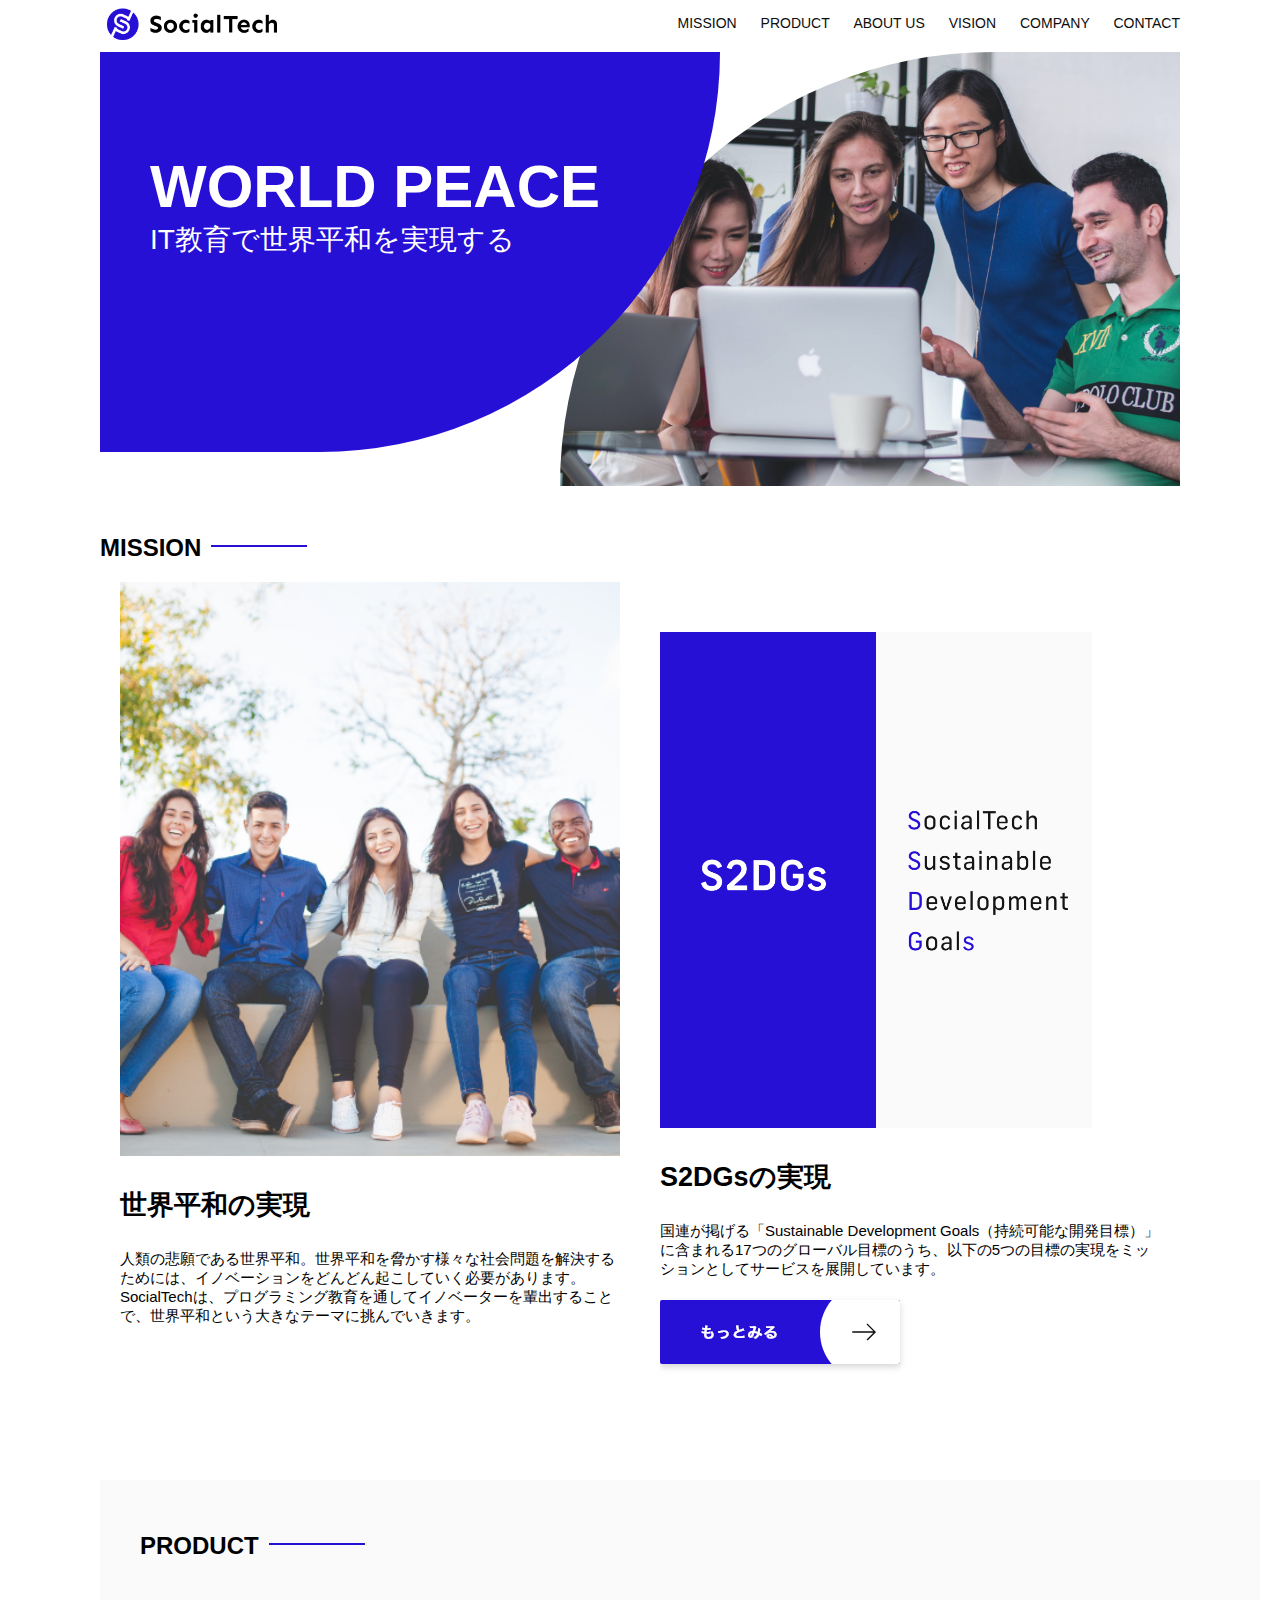
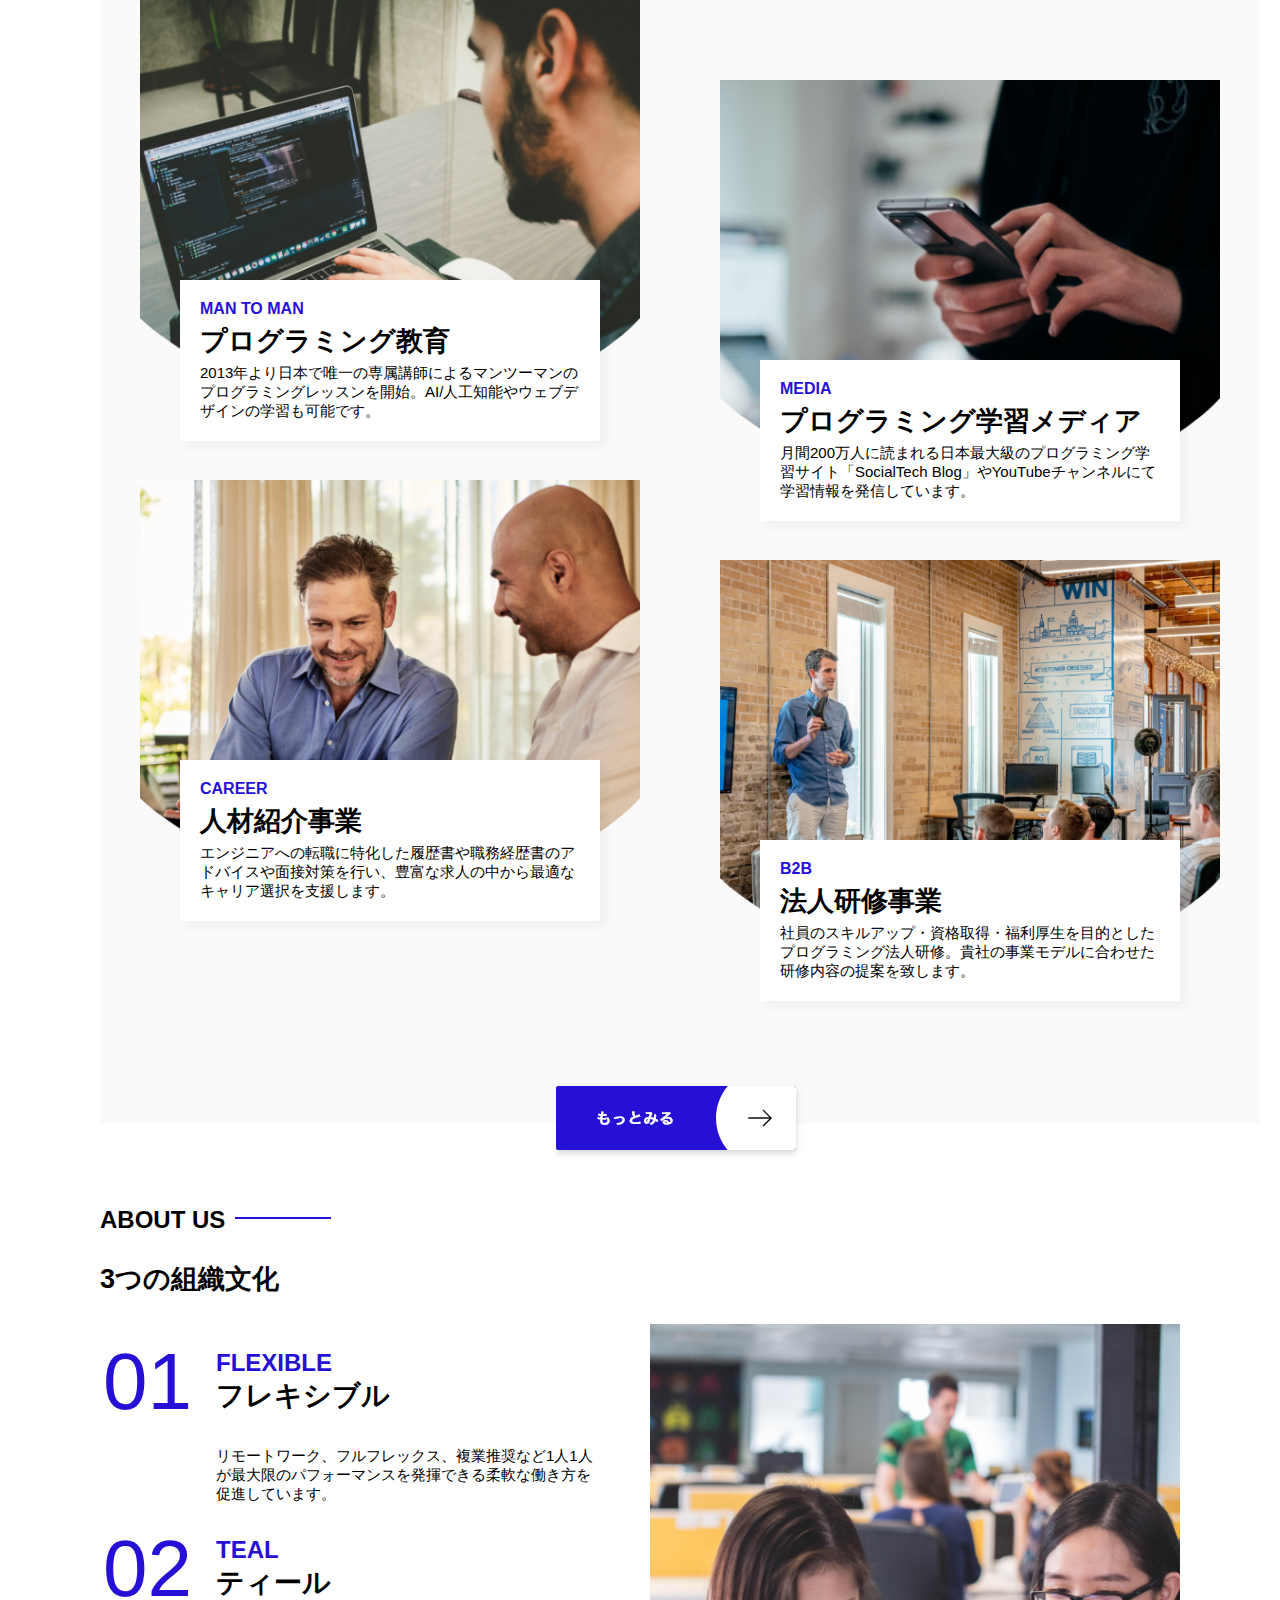
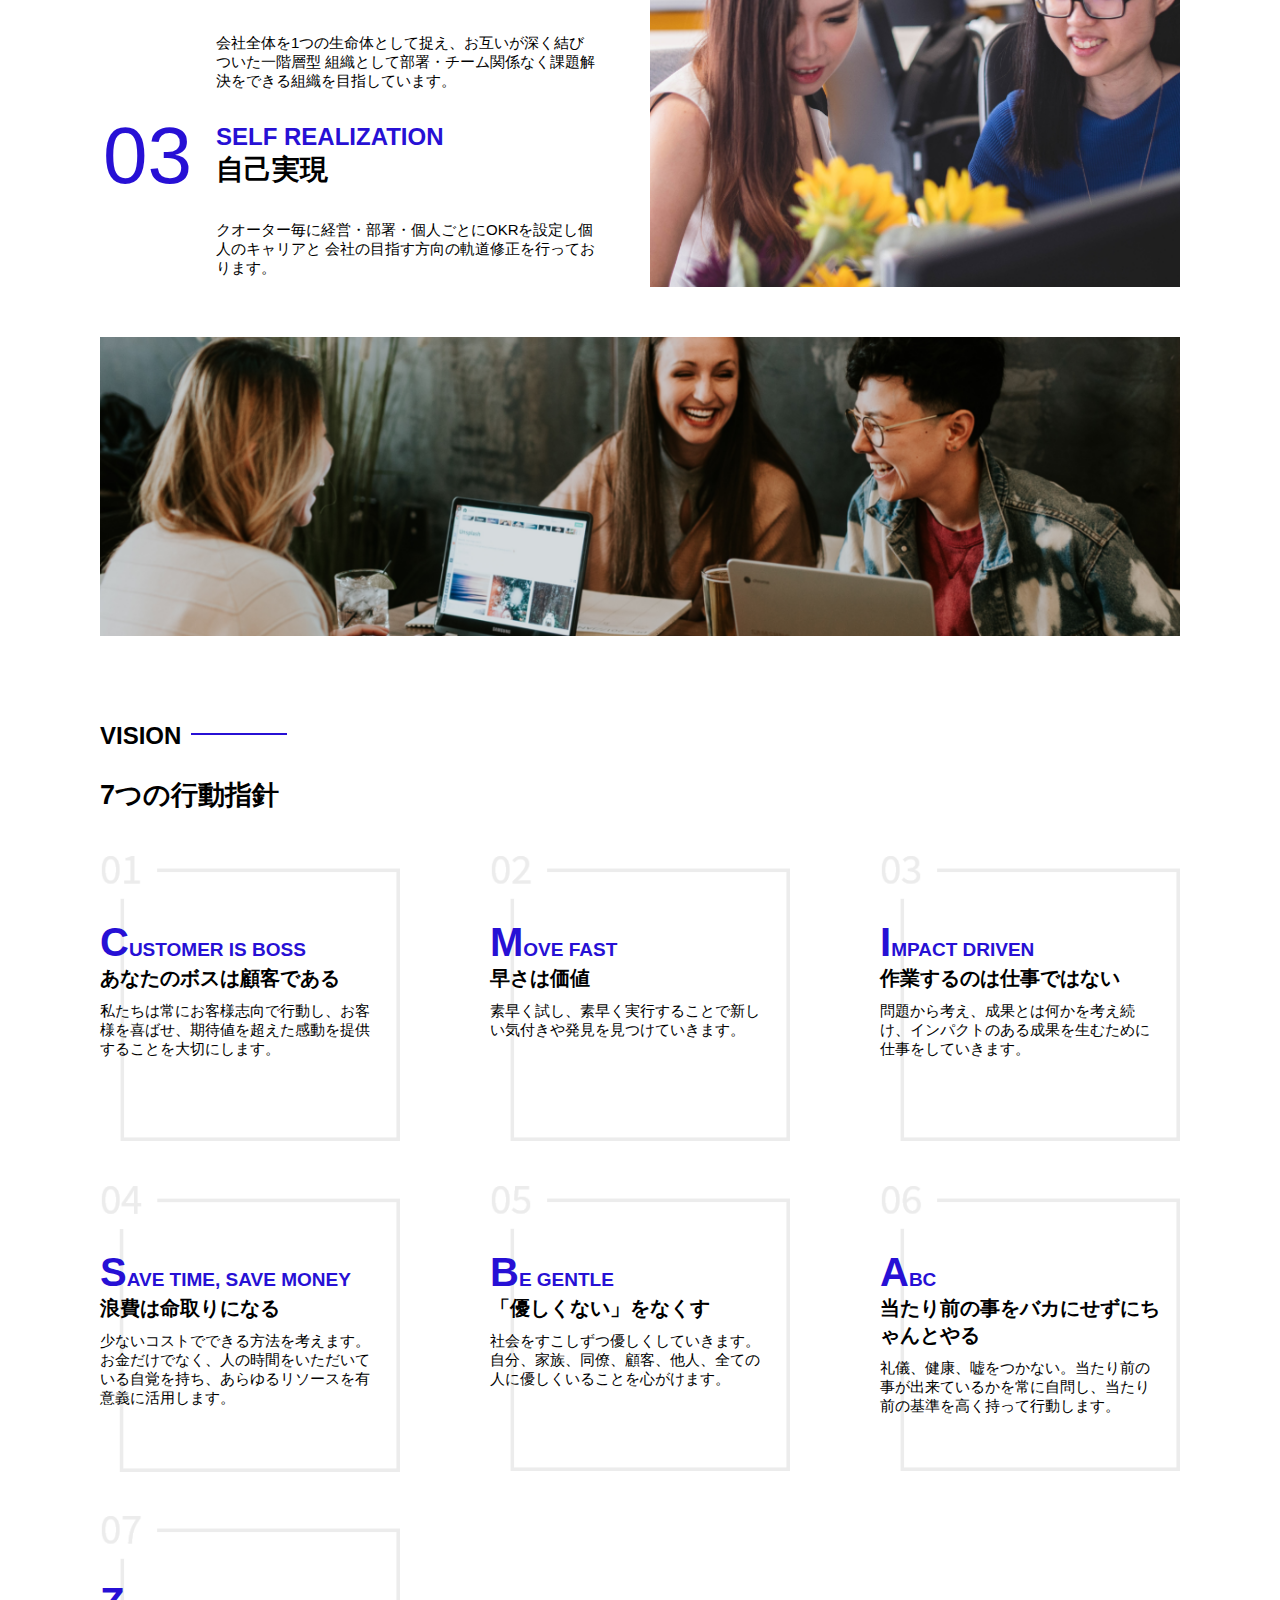
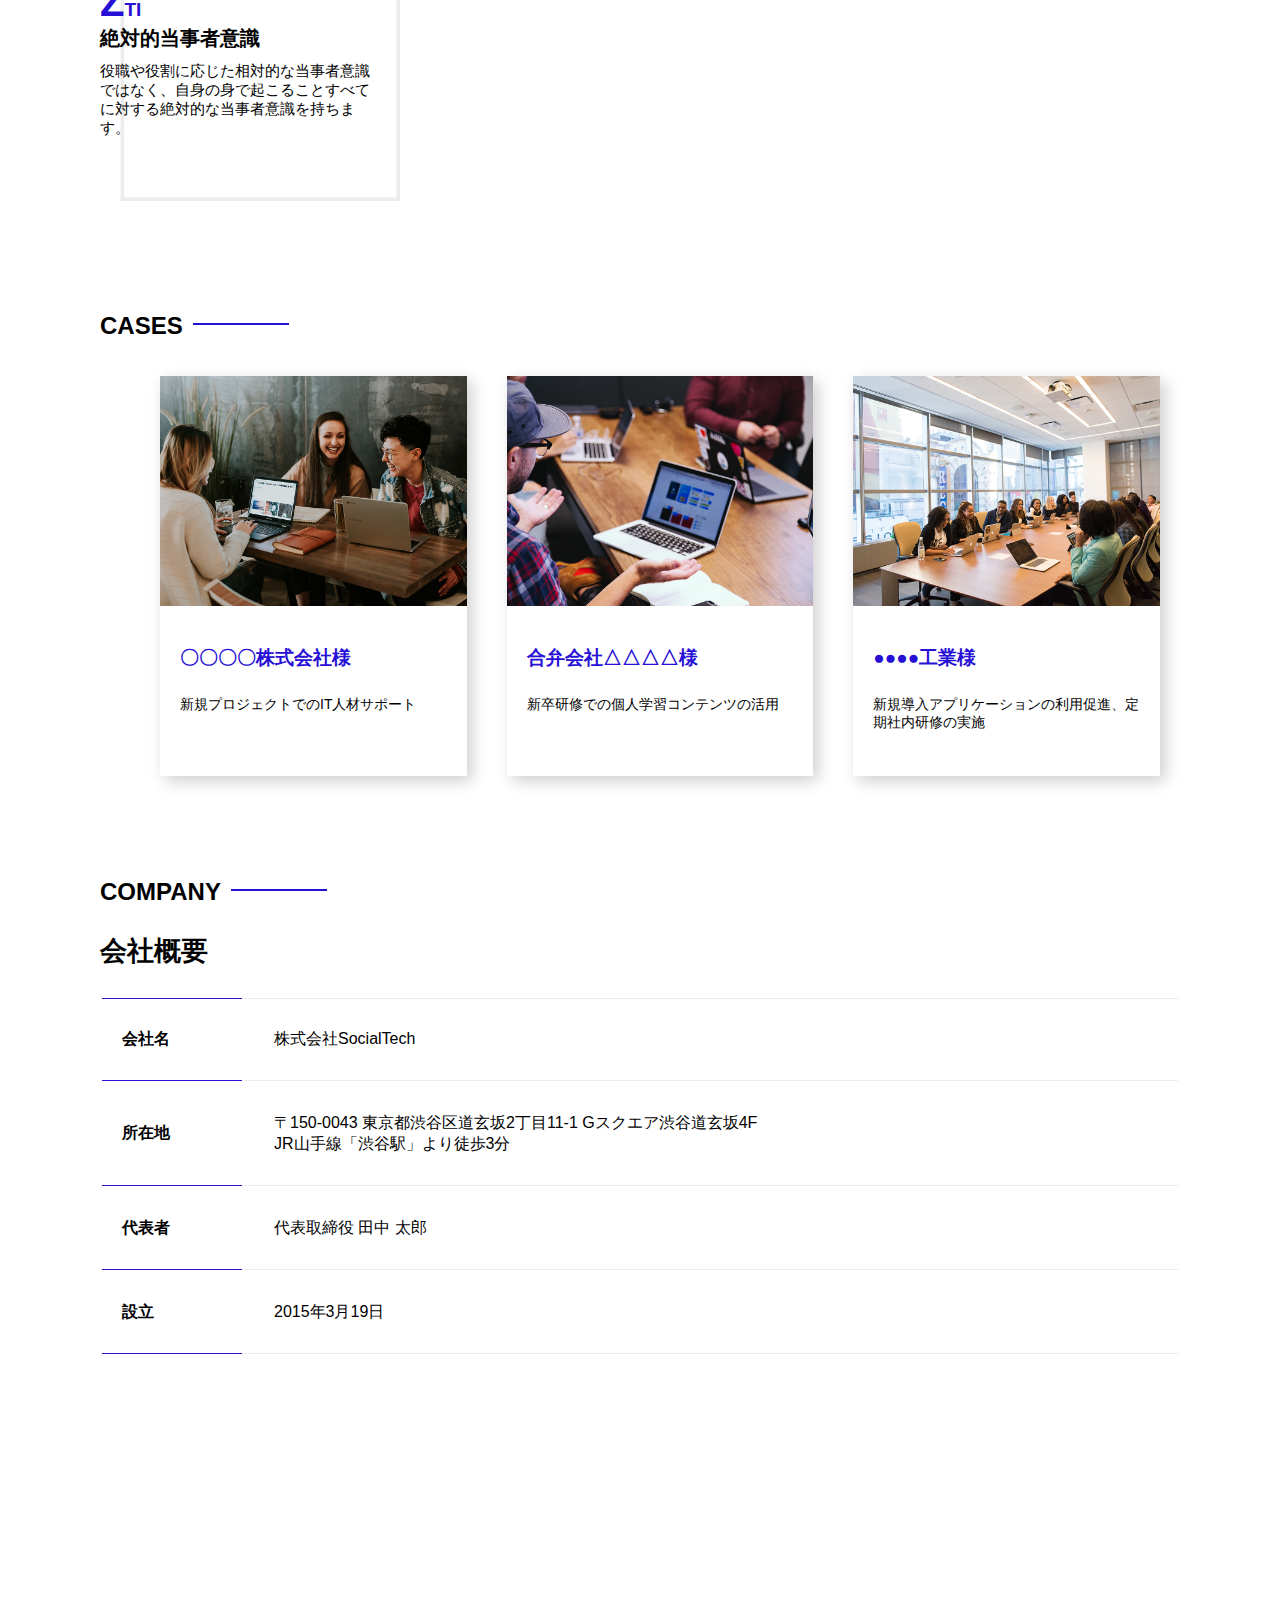
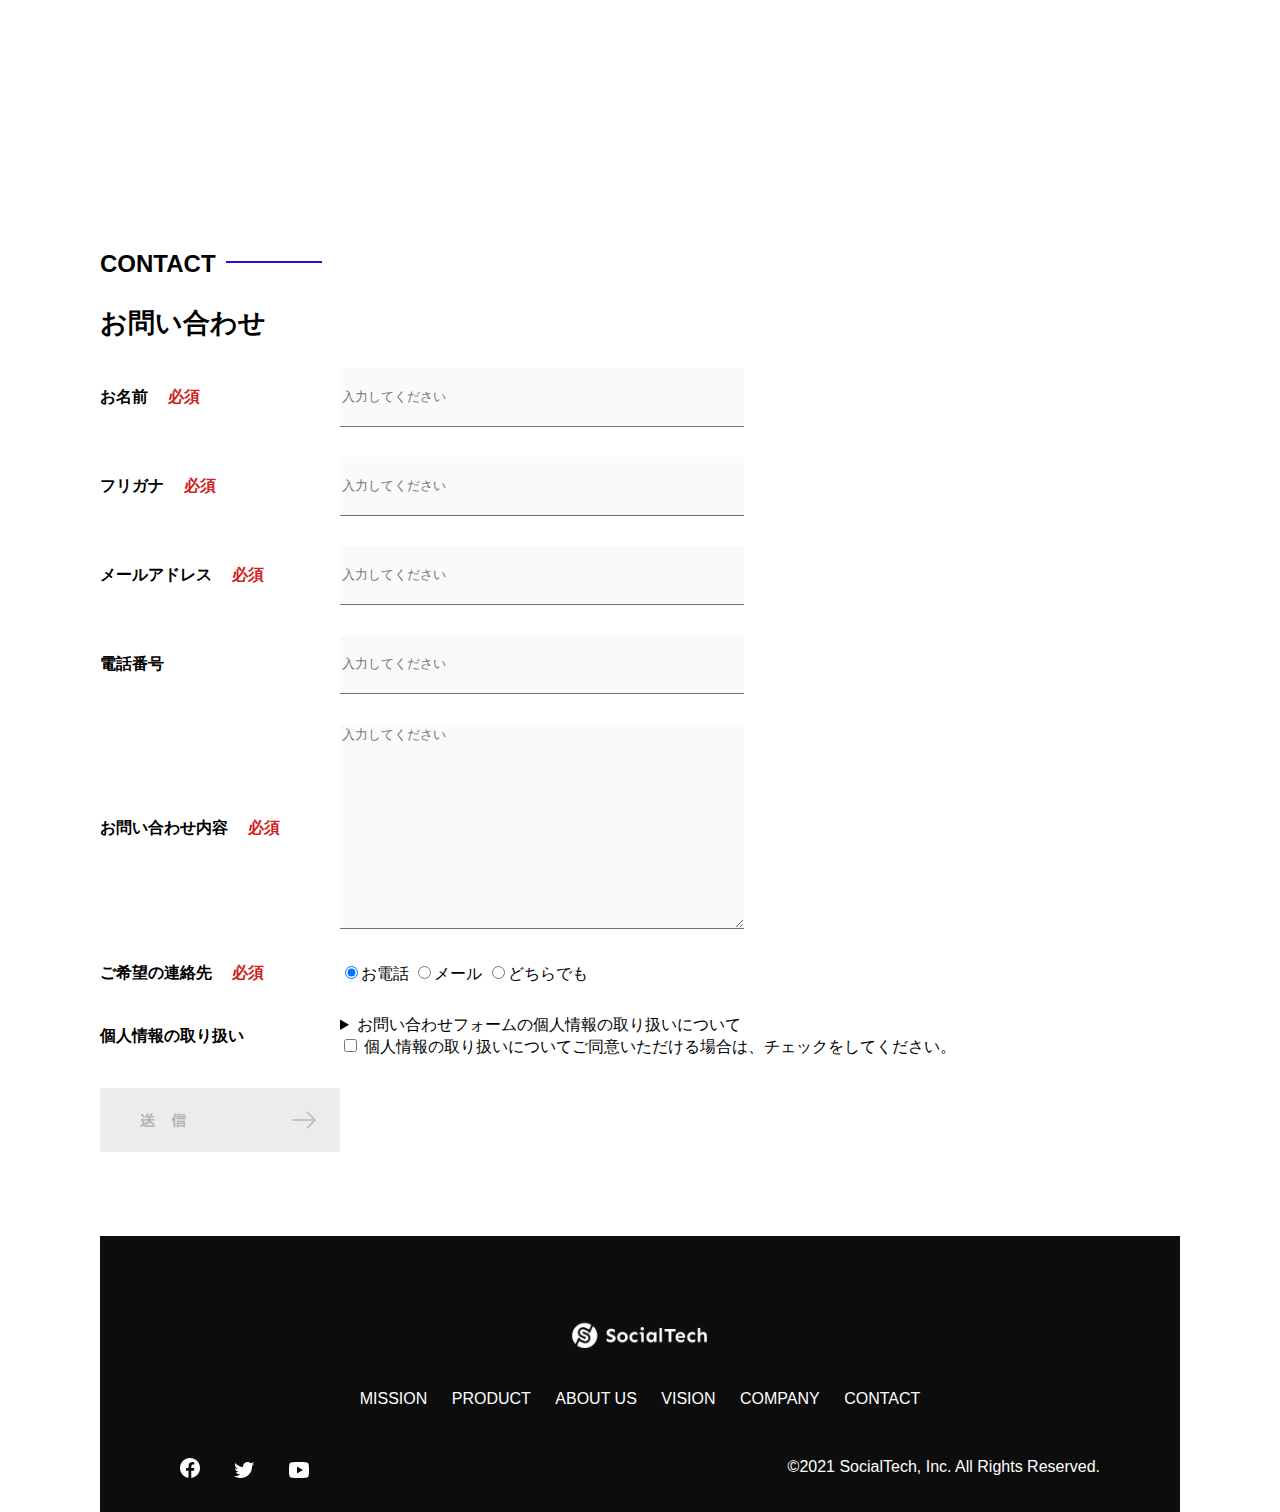
<file: kadai_012/index.html>
<!DOCTYPE html>
<html>
  <head>
    <title>SocialTech</title>
    <meta charset="UTF-8" />
    <meta
      name="description"
      content="SocialTechはEdTech業界のリーディングカンパニーを目指します。"
    />
    <meta name="viewport" content="width=device-width, initial-scale=1.0" />
    <link rel="stylesheet" href="style.css" />
  </head>
  <body>
    <!-- ヘッダー -->
    <header>
      <!-- ロゴ -->
      <a href="index.html" id="logo"
        ><img src="images/logo.png" alt="トップページに戻る"
      /></a>

      <!-- PC用ナビゲーション -->
      <nav id="nav-pc">
        <a href="mission.html">MISSION</a>
        <a href="product.html">PRODUCT</a>
        <a href="index.html#aboutus">ABOUT US</a>
        <a href="index.html#vision">VISION</a>
        <a href="index.html#company">COMPANY</a>
        <a href="index.html#contact">CONTACT</a>
      </nav>
    </header>
    <main>
      <article>
        <!-- メインビジュアル -->
        <section id="main-visual">
          <div id="main-message">
            <h1>WORLD PEACE</h1>
            <p>IT教育で世界平和を実現する</p>
          </div>
          <img
            src="images/index/index-main.png"
            alt="PCの周りに集まる多国籍の仲間たち"
          />
        </section>
        <!--ミッション-->
        <section id="mission">
          <h2 class="index-h2">MISSION</h2>
          <div id="mission-flex">
            <div>
              <img
                id="mission-photo"
                src="images/index/index-mission.png"
                alt="屋外のベンチで写真を撮影する多国籍の仲間たち"
              />
              <h3>世界平和の実現</h3>
              <p>
                人類の悲願である世界平和。世界平和を脅かす様々な社会問題を解決するためには、イノベーションをどんどん起こしていく必要があります。SocialTechは、プログラミング教育を通してイノベーターを輩出することで、世界平和という大きなテーマに挑んでいきます。
              </p>
            </div>
            <div>
              <img id="s2dgs" src="images/index/s2dgs.png" alt="S2DGs" />
              <h3>S2DGsの実現</h3>
              <p>
                国連が掲げる「Sustainable Development
                Goals（持続可能な開発目標）」に含まれる17つのグローバル目標のうち、以下の5つの目標の実現をミッションとしてサービスを展開しています。
              </p>
              <a href="mission.html">
                <img src="images/button-more.png" alt="もっとみる" />
              </a>
            </div>
          </div>
        </section>
        <!-- プロダクト -->
        <section id="product">
          <h2 class="index-h2">PRODUCT</h2>
          <div>
            <div id="product-left">
              <div>
                <img
                  class="product-photo"
                  src="images/index/index-mantoman.png"
                  alt="PCでコードを書く男性"
                />
                <div class="product-explain">
                  <span>MAN TO MAN</span>
                  <h3>プログラミング教育</h3>
                  <p>
                    2013年より日本で唯一の専属講師によるマンツーマンのプログラミングレッスンを開始。AI/人工知能やウェブデザインの学習も可能です。
                  </p>
                </div>
              </div>
              <div>
                <img
                  class="product-photo"
                  src="images/index/index-career.png"
                  alt="笑顔で話し合う2人の男性"
                />
                <div class="product-explain">
                  <span>CAREER</span>
                  <h3>人材紹介事業</h3>
                  <p>
                    エンジニアへの転職に特化した履歴書や職務経歴書のアドバイスや面接対策を行い、豊富な求人の中から最適なキャリア選択を支援します。
                  </p>
                </div>
              </div>
            </div>
            <div id="product-right">
              <div>
                <img
                  class="product-photo"
                  src="images/index/index-media.png"
                  alt="スマートフォンを操作する人"
                />
                <div class="product-explain">
                  <span>MEDIA</span>
                  <h3>プログラミング学習メディア</h3>
                  <p>
                    月間200万人に読まれる日本最大級のプログラミング学習サイト「SocialTech
                    Blog」やYouTubeチャンネルにて学習情報を発信しています。
                  </p>
                </div>
              </div>
              <div>
                <img
                  class="product-photo"
                  src="images/index/index-b2b.png"
                  alt="講演中の男性とそれを聴く人々"
                />
                <div class="product-explain">
                  <span>B2B</span>
                  <h3>法人研修事業</h3>
                  <p>
                    社員のスキルアップ・資格取得・福利厚生を目的としたプログラミング法人研修。貴社の事業モデルに合わせた研修内容の提案を致します。
                  </p>
                </div>
              </div>
            </div>
          </div>
          <div>
            <a id="product-more" href="product.html">
              <img src="images/button-more.png" alt="もっとみる" />
            </a>
          </div>
        </section>
        <!---ABOUT US-->
        <section id="aboutus">
          <h2 class="index-h2">ABOUT US</h2>
          <h3>3つの組織文化</h3>
          <div>
            <table class="culture-table">
              <tr>
                <td>
                  <span class="culture-num">01</span>
                </td>
                <td>
                  <span class="culture-en">FLEXIBLE</span>
                  <span class="culture-jp">フレキシブル</span>
                </td>
              </tr>
              <tr>
                <td>
                  <!--空のセル-->
                </td>
                <td>
                  <p class="culture-description">
                    リモートワーク、フルフレックス、複業推奨など1人1人が最大限のパフォーマンスを発揮できる柔軟な働き方を促進しています。
                  </p>
                </td>
              </tr>
              <tr>
                <td>
                  <span class="culture-num">02</span>
                </td>
                <td>
                  <span class="culture-en">TEAL</span>
                  <span class="culture-jp">ティール</span>
                </td>
              </tr>
              <tr>
                <td>
                  <!--空のセル-->
                </td>
                <td>
                  <p class="culture-description">
                    会社全体を1つの生命体として捉え、お互いが深く結びついた一階層型
                    組織として部署・チーム関係なく課題解決をできる組織を目指しています。
                  </p>
                </td>
              </tr>
              <tr>
                <td>
                  <span class="culture-num">03</span>
                </td>
                <td>
                  <span class="culture-en">SELF REALIZATION</span>
                  <span class="culture-jp">自己実現</span>
                </td>
              </tr>
              <tr>
                <td>
                  <!--空のセル-->
                </td>
                <td>
                  <p class="culture-description">
                    クオーター毎に経営・部署・個人ごとにOKRを設定し個人のキャリアと
                    会社の目指す方向の軌道修正を行っております。
                  </p>
                </td>
              </tr>
            </table>
            <img
              class="culture-img"
              src="images/index/index-aboutus1.png"
              alt="笑顔で話し合う2人の女性"
            />
          </div>
          <img
            class="culture-img2"
            src="images/index/index-aboutus2.png"
            alt="笑顔で話し合う3人の男女"
          />
        </section>
        <!-- VISION -->
        <section id="vision">
          <h2 class="index-h2">VISION</h2>
          <h3>7つの行動指針</h3>
          <div>
            <div class="vision-box">
              <img src="images/index/vision-01.png" alt="01" />
              <span>
                <h4>CUSTOMER IS BOSS</h4>
                <h5>あなたのボスは顧客である</h5>
                <p>
                  私たちは常にお客様志向で行動し、お客様を喜ばせ、期待値を超えた感動を提供することを大切にします。
                </p>
              </span>
            </div>
            <div class="vision-box">
              <img src="images/index/vision-02.png" alt="02" />
              <span>
                <h4>MOVE FAST</h4>
                <h5>早さは価値</h5>
                <p>
                  素早く試し、素早く実行することで新しい気付きや発見を見つけていきます。
                </p>
              </span>
            </div>
            <div class="vision-box">
              <img src="images/index/vision-03.png" alt="03" />
              <span>
                <h4>IMPACT DRIVEN</h4>
                <h5>作業するのは仕事ではない</h5>
                <p>
                  問題から考え、成果とは何かを考え続け、インパクトのある成果を生むために仕事をしていきます。
                </p>
              </span>
            </div>
            <div class="vision-box">
              <img src="images/index/vision-04.png" alt="04" />
              <span>
                <h4>SAVE TIME, SAVE MONEY</h4>
                <h5>浪費は命取りになる</h5>
                <p>
                  少ないコストでできる方法を考えます。お金だけでなく、人の時間をいただいている自覚を持ち、あらゆるリソースを有意義に活用します。
                </p>
              </span>
            </div>
            <div class="vision-box">
              <img src="images/index/vision-05.png" alt="05" />
              <span>
                <h4>BE GENTLE</h4>
                <h5>「優しくない」をなくす</h5>
                <p>
                  社会をすこしずつ優しくしていきます。自分、家族、同僚、顧客、他人、全ての人に優しくいることを心がけます。
                </p>
              </span>
            </div>
            <div class="vision-box">
              <img src="images/index/vision-06.png" alt="06" />
              <span>
                <h4>ABC</h4>
                <h5>当たり前の事をバカにせずにちゃんとやる</h5>
                <p>
                  礼儀、健康、嘘をつかない。当たり前の事が出来ているかを常に自問し、当たり前の基準を高く持って行動します。
                </p>
              </span>
            </div>
            <div class="vision-box">
              <img src="images/index/vision-07.png" alt="07" />
              <span>
                <h4>ZTI</h4>
                <h5>絶対的当事者意識</h5>
                <p>
                  役職や役割に応じた相対的な当事者意識ではなく、自身の身で起こることすべてに対する絶対的な当事者意識を持ちます。
                </p>
              </span>
            </div>
          </div>
        </section>
        <!-- CASES -->
        <section id="cases">
          <h2 class="index-h2">CASES</h2>
          <ul>
            <li class="case-card">
              <img class="case-img" src="images/index/case-1.png" alt="仲良く語り合う3人" />
              <div class="case-info">
                <h4 class="case-name">〇〇〇〇株式会社様</h4>
                <p class="case-content">新規プロジェクトでのIT人材サポート</p>
              </div>
            </li>
            <li class="case-card">
              <img class="case-img" src="images/index/case-2.png" alt="PCでコンテンツを見る" />
              <div class="case-info">
                <h4 class="case-name">合弁会社△△△△様</h4>
                <p class="case-content">新卒研修での個人学習コンテンツの活用</p>
              </div>
            </li>
            <li class="case-card">
              <img class="case-img" src="images/index/case-3.png" alt="社内研修中の会議室" />
              <div class="case-info">
                <h4 class="case-name">●●●●工業様</h4>
                <p class="case-content">新規導入アプリケーションの利用促進、定期社内研修の実施</p>
              </div>
            </li>
          </ul>
        </section>
        <!-- COMPANY -->
        <section id="company">
          <h2 class="index-h2">COMPANY</h2>
          <h3>会社概要</h3>
          <table id="company-table">
            <tr>
              <th class="tableheader-first">会社名</th>
              <td class="cell-first">株式会社SocialTech</td>
            </tr>
            <tr>
              <th class="tableheader">所在地</th>
              <td class="cell">
                〒150-0043 東京都渋谷区道玄坂2丁目11-1 Gスクエア渋谷道玄坂4F<br />JR山手線「渋谷駅」より徒歩3分
              </td>
            </tr>
            <tr>
              <th class="tableheader">代表者</th>
              <td class="cell">代表取締役 田中 太郎</td>
            </tr>
            <tr>
              <th class="tableheader">設立</th>
              <td class="cell">2015年3月19日</td>
            </tr>
          </table>
          <iframe
            src="https://www.google.com/maps/embed?pb=!1m18!1m12!1m3!1d3241.7759544892483!2d139.69399665123464!3d35.65789123876098!2m3!1f0!2f0!3f0!3m2!1i1024!2i768!4f13.1!3m3!1m2!1s0x60188caa0042e8d1%3A0xba130bea826a7aa2!2z44CSMTUwLTAwNDMg5p2x5Lqs6YO95riL6LC35Yy66YGT546E5Z2C77yS5LiB55uu77yR77yR4oiS77yR!5e0!3m2!1sja!2sjp!4v1636872991912!5m2!1sja!2sjp"
            style="border: 0"
            allowfullscreen=""
            loading="lazy"
          >
          </iframe>
        </section>
        <!-- お問い合わせフォーム -->
        <section id="contact">
          <h2 class="index-h2">CONTACT</h2>
          <h3>お問い合わせ</h3>
          <form>
            <div>
              <div class="contact-heading">
                <label class="contact-label"
                  >お名前<span class="contact-span">必須</span></label
                >
              </div>
              <div class="contact-form">
                <input
                  type="text"
                  name="name"
                  placeholder="入力してください"
                  class="contact-textbox"
                />
              </div>
            </div>
            <div>
              <div class="contact-heading">
                <label class="contact-label"
                  >フリガナ<span class="contact-span">必須</span></label
                >
              </div>
              <div>
                <input
                  type="text"
                  name="hurigana"
                  placeholder="入力してください"
                  class="contact-textbox"
                />
              </div>
            </div>
            <div>
              <div class="contact-heading">
                <label class="contact-label"
                  >メールアドレス<span class="contact-span">必須</span></label
                >
              </div>
              <div>
                <input
                  type="text"
                  name="email"
                  placeholder="入力してください"
                  class="contact-textbox"
                />
              </div>
            </div>
            <div>
              <div class="contact-heading">
                <label class="contact-label">電話番号</label>
              </div>
              <div>
                <input
                  type="text"
                  name="tel"
                  placeholder="入力してください"
                  class="contact-textbox"
                />
              </div>
            </div>
            <div>
              <div class="contact-heading">
                <label class="contact-label"
                  >お問い合わせ内容<span class="contact-span">必須</span></label
                >
              </div>
              <div>
                <textarea
                  class="contact-textarea"
                  placeholder="入力してください"
                  name="message"
                ></textarea>
              </div>
            </div>
            <div>
              <div class="contact-heading">
                <label class="contact-label"
                  >ご希望の連絡先<span class="contact-span">必須</span></label
                >
              </div>
              <div>
                <input
                  class="radiobutton"
                  type="radio"
                  value="tel"
                  name="contact"
                  checked
                /><label>お電話</label>
                <input
                  class="radiobutton"
                  type="radio"
                  value="mail"
                  name="contact"
                /><label>メール</label>
                <input
                  class="radiobutton"
                  type="radio"
                  value="both"
                  name="contact"
                /><label>どちらでも</label>
              </div>
            </div>
            <div>
              <div class="contact-heading">
                <label class="contact-label">個人情報の取り扱い</label>
              </div>
              <div>
                <details>
                  <summary>
                    お問い合わせフォームの個人情報の取り扱いについて
                  </summary>
                  <div>
                    <span>１．組織の名称又は氏名</span><br />
                    株式会社SocialTech<br /><br />
                    <span
                      >２．個人情報保護管理者（若しくはその代理人）の氏名又は職名、所属及び連絡先
                      鈴木 一郎 コーポレート部</span
                    ><br />
                    メールアドレス：support@socialtech.net<br />
                    TEL：03-xxxx-xxxx<br />
                    <span>３．個人情報の利用目的</span><br />
                    ・本サービス及び本サービスに関連する情報の提供又はそれらに関する連絡のため<br />
                    ・ユーザーの本人確認のため<br />
                    ・当社サービスのご案内のため<br />
                    ・当社の商品等の広告または宣伝（電子メールによるものを含むものとします。）<br /><br />
                    <span>４．個人情報の取り扱い業務の委託</span><br />
                    個人情報の取扱業務の全部または一部を外部に業務委託する場合があります。<br />
                    その際、弊社は、個人情報を適切に保護できる管理体制を敷き実行していることを条件として<br />
                    委託先を厳選したうえで、機密保持契約を委託先と締結し、お客様の個人情報を厳密に管理させます。<br /><br />
                    <span>５．個人情報の開示等の請求</span><br />
                    お客様は、弊社に対してご自身の個人情報の開示等（利用目的の通知、開示、内容の訂正・追加・削除、利用の停止または消去、第三者への提供の停止）に関して、当社問合わせ窓口に申し出ることができます。<br />
                    その際、弊社はお客様ご本人を確認させていただいたうえで、合理的な期間内に対応いたします。<br /><br />
                    なお、個人情報に関する弊社問合わせ先は、次の通りです。<br /><br />
                    株式会社SocialTech　個人情報問合せ窓口<br />
                    〒150-0043　東京都渋谷区道玄坂2丁目11-1 Ｇスクエア渋谷道玄坂
                    4F<br />
                    メールアドレス：support@socialtech.net　TEL：03-xxxx-xxxx<br /><br />
                    <span>６．個人情報を提供されることの任意性について</span
                    ><br /><br />
                    お客様がご自身の個人情報を弊社に提供されるか否かは、お客様のご判断によりますが、もしご提供されない場合には、適切なサービスが提供できない場合がありますので予めご了承ください。
                  </div>
                </details>
                <input type="checkbox" name="agree" />
                <span
                  >個人情報の取り扱いについてご同意いただける場合は、チェックをしてください。</span
                >
              </div>
            </div>
            <input
              type="image"
              value="Submit"
              src="images/button-submit.png"
              alt="送信する"
            />
          </form>
        </section>
      </article>
      <footer>
        <div id="footer-logo">
          <img src="images/logo-sp.png" alt="SocialTech" />
        </div>
        <div id="footer-link">
          <a href="mission.html">MISSION</a>
          <a href="product.html">PRODUCT</a>
          <a href="index.html#aboutus">ABOUT US</a>
          <a href="index.html#vision">VISION</a>
          <a href="index.html#company">COMPANY</a>
          <a href="index.html#contact">CONTACT</a>
        </div>
        <div id="sns-footer">
          <a href="https://www.facebook.com/sejuku2013"
            ><img src="images/button-facebook.png" alt="Facebookのリンク"
          /></a>
          <a href="https://twitter.com/samuraijuku"
            ><img src="images/button-twitter.png" alt="Twitterのリンク"
          /></a>
          <a href="https://www.youtube.com/channel/UCCFOQO5aDK0xXam4cUQXT8g"
            ><img src="images/button-youtube.png" alt="YouTubeのリンク"
          /></a>
          <span id="copyright"
            >&copy;2021 SocialTech, Inc. All Rights Reserved.
          </span>
        </div>
      </footer>
    </main>
  </body>
</html>
</file>
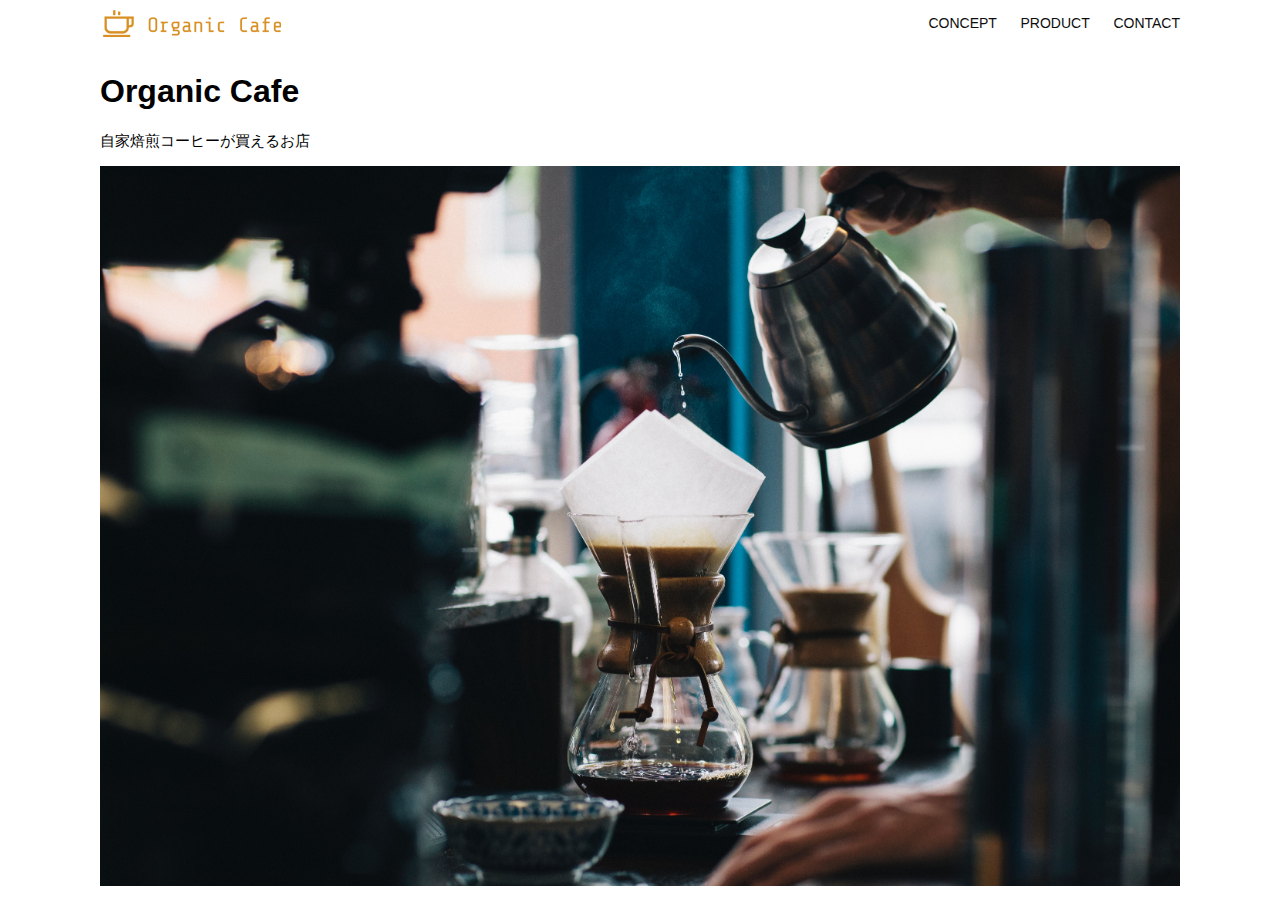
<file: kadai_013/index.html>
<!DOCTYPE html>
<html>
  <head>
    <title>Organic Cafe</title>
    <meta charset="UTF-8" />
    <meta
      name="description"
      content="自家焙煎のコーヒーがお家で楽しめるOrganic Cafe"
    />
    <meta name="viewport" content="width=device-width, initial-scale=1.0" />
    <link rel="stylesheet" href="style.css" />
  </head>
  <body>
    <!-- ヘッダー -->
    <header>
      <!-- ロゴ -->
      <a href="index.html" id="logo"
        ><img src="images/logo.png" alt="トップページに戻る"
      /></a>

      <!-- PC用ナビゲーション -->
      <nav id="nav-pc">
        <a href="index.html#concept">CONCEPT</a>
        <a href="index.html#product">PRODUCT</a>
        <a href="index.html#contact">CONTACT</a>
      </nav>

      <!-- SP用ナビゲーション -->
      <img id="menu-sp" src="images/button-menu.png" alt="ナビゲーションを開く" onclick="document.getElementById('nav-sp').style.display = 'block'" />
      <nav id="nav-sp">
        <img id="close" src="images/button-close.png" alt="ナビゲーションを閉じる" onclick="document.getElementById('nav-sp').style.display = 'none'" >
        <a id="logo-sp" href="index.html" onclick="document.getElementById('nav-sp').style.display = 'none'"><img src="images/logo-sp.png" alt="トップページに戻る"></a>
        <a class="menu" href="index.html#concept" onclick="document.getElementById('nav-sp').style.display = 'none'">CONCEPT</a>
        <a class="menu" href="index.html#product" onclick="document.getElementById('nav-sp').style.display = 'none'">PRODUCT</a>
        <a class="menu" href="index.html#contact" onclick="document.getElementById('nav-sp').style.display = 'none'">CONTACT</a>
      </nav>

    </header>
    <main>
      <article>
        <!-- メインビジュアル -->
        <section id="main-visual">
          <div id="main-message">
            <h1>Organic Cafe</h1>
            <p>自家焙煎コーヒーが買えるお店</p>
          </div>
          <img
            src="images/main-image.jpg"
            alt="コーヒーをハンドドリップで淹れる画像"
          />
        </section>
      </article>
    </main>
  </body>
</html>
</file>
<file: kadai_012/style.css>
/* PC、スマホ共通スタイル */
body {
  font-family: "Source Sans Pro", "Hiragino Kaku Gothic ProN", Meiryo, Arial,
    sans-serif;
}

p {
  font-size: 15px;
}

/*================
PC用のスタイル 
=================*/
/* 横幅設定 */
body {
  max-width: 1080px;
  min-width: 960px;
  margin: 0 auto 0 auto;
}

/* ヘッダー */
header {
  display: flex;
  justify-content: space-between;
}

/* ナビゲーションのレイアウト */
#nav-pc {
  text-align: right;
  font-size: 14px;
  padding-top: 15px;
}

/* ナビゲーションのリンクの装飾設定 */
#nav-pc>a {
  text-decoration: none;
  margin-left: 20px;
}

#nav-pc>a:link {
  color: #0d0d0d;
}

#nav-pc>a:visited {
  color: #0d0d0d;
}

#nav-pc>a:hover {
  color: #0d0d0d;
  text-decoration: underline;
}

#nav-pc>a:active {
  color: #0d0d0d;
}

/* メインビジュアル*/
#main-visual {
  position: relative;
  height: 400px;
}

#main-message {
  position: absolute;
  top: 0;
  left: 0;
  background-color: #2710d5;
  color: #ffffff;
  border-radius: 0 0 476px 0;
  max-width: 620px;
  height: 100%;
  width: 100%;
  z-index: 11;
}

#main-message>h1 {
  font-size: 60px;
  font-weight: bold;
  margin: 100px 0 0 50px;
}

#main-message>p {
  font-size: 28px;
  margin: 0 0 0 50px;
}

#main-visual>img {
  max-width: 620px;
  border-radius: 476px 0 0 0;
  position: absolute;
  top: 0;
  right: 0;
  z-index: 10;
}

/* 見出し */
h2 {
  margin: 40px 0 0 0;
}

h2::after {
  content: url("images/line.png");
  margin-left: 10px;
}

h3 {
  font-size: 27px;
}

/* ミッション */
#mission {
  margin: 80px auto 80px auto;
  width: 100%;
}

#mission-flex {
  width: 100%;
  display: flex;
}

#mission-flex>div {
  width: 50%;
  margin: 20px;
}

#mission-photo {
  width: 100%;
}

#s2dgs {
  margin-top: 50px;
}

/* プロダクト */
#product {
  background-color: #fafafa;
  width: 100%;
  margin: 80px 0 80px 0;
  padding: 10px 40px 0px 40px;
}

/* 外枠 */
#product>div {
  margin-top: 40px;
  display: flex;
}

/* 左のカラム */
#product-left {
  width: 50%;
  margin-right: 20px;
}

/* 右のカラム */
#product-right {
  width: 50%;
  margin-left: 20px;
  margin-top: 80px;
}

/* 画像＋説明の枠 */
#product-left>div {
  position: relative;
  height: 480px;
  margin-right: 20px;
}

#product-right>div {
  position: relative;
  height: 480px;
  margin-left: 20px;
}

/* 画像 */
.product-photo {
  width: 100%;
}

/* 説明文の枠 */
.product-explain {
  background-color: #ffffff;
  position: absolute;
  left: 0;
  top: 280px;
  margin: 0 40px 0 40px;
  padding: 20px;
  box-shadow: 5px 5px 10px rgba(0, 0, 0, 0.05);
}

/* 説明文の英語 */
.product-explain>span {
  color: #2710d5;
  font-weight: bold;
  font-size: 16px;
  margin: 0;
}

/* 説明文の見出し */
.product-explain>h3 {
  margin: 5px 0 5px 0;
}

/* 説明文 */
.product-explain>p {
  margin: 0;
}

/* 「もっとみる」ボタン */
#product-more {
  margin: 0 auto -42px auto;
}

/* ABOUT US */
#aboutus {
  margin: 80px auto 80px auto;
}

/* 3つの組織文化と画像を入れる枠 */
#aboutus>div {
  display: flex;
}

/* 画像 */
.culture-img {
  width: 100%;
  align-self: flex-start;
}

.culture-img2 {
  margin-top: 50px;
  width: 100%;
}

/* 3つの組織文化の表 */
.culture-table {
  max-width: 500px;
  margin-right: 50px;
}

/* 番号 */
.culture-num {
  font-size: 80px;
  color: #2710d5;
  margin: 0 20px 0 0;
}

/* 組織文化英語 */
.culture-en {
  color: #2710d5;
  font-weight: bold;
  font-size: 24px;
  display: block;
}

/* 組織文化日本語 */
.culture-jp {
  font-size: 28px;
  font-weight: bold;
}

/* 説明文 */
.culture-description {
  margin: 0;
}

/* ビジョン */
#vision {
  margin: 80px auto 80px auto;
}

/* セクション内の外枠 */
#vision>div {
  width: 100%;
  display: flex;
  justify-content: space-between;
  flex-wrap: wrap;
}

/* 7つの行動指針の枠 */
.vision-box {
  width: 300px;
  height: 300px;
  margin-bottom: 30px;
  position: relative;
}

.vision-box>img {
  width: 100%;
  height: auto;
  position: absolute;
  top: 0;
  left: 0;
  z-index: 30;
}

.vision-box>span {
  position: absolute;
  top: 0;
  left: 0;
  z-index: 31;
  margin-right: 20px;
}

.vision-box>span>h4 {
  color: #2710d5;
  font-size: 19px;
  margin: 80px 0 0 0;
  Ï
}

.vision-box>span>h4::first-letter {
  font-size: 40px;
}

.vision-box>span>h5 {
  font-size: 20px;
  margin: 0 0 0 0;
}

.vision-box>span>p {
  margin: 10px 0 0 0;
}

/* ケース */
#cases{
  margin: 40px auto;
  width: 100%;
}

ul{
  display: flex;
  list-style: none;
}

li{
  width: 33%;
  margin: 20px;
}

.case-card{
  background-color: #FFFFFF;
  min-height: 400px;
  box-shadow: 5px 5px 15px rgb(12, 12, 12,0.2);
}

.case-img{
  width: 100%;
}

.case-info{
  padding: 10px 20px;
}

.case-name{
  color: #2710d5;
  font-size: 19px;
}

.case-content{
  font-size: 14px;
}

/* 会社概要 */
#company {
  margin: 80px auto 80px auto;
}

#company-table {
  width: 100%;
}

.tableheader {
  text-align: left;
  padding: 20px;
  border-bottom-color: #2710d5;
  border-bottom-width: 1px;
  border-bottom-style: solid;
  width: 100px;
}

.tableheader-first {
  text-align: left;
  padding: 20px;
  border-bottom-color: #2710d5;
  border-bottom-width: 1px;
  border-bottom-style: solid;
  border-top-color: #2710d5;
  border-top-width: 1px;
  border-top-style: solid;
  width: 100px;
}

.cell {
  padding: 30px;
  border-bottom-color: #ececec;
  border-bottom-width: 1px;
  border-bottom-style: solid;
}

.cell-first {
  padding: 30px;
  border-bottom-color: #ececec;
  border-bottom-width: 1px;
  border-bottom-style: solid;
  border-top-color: #ececec;
  border-top-width: 1px;
  border-top-style: solid;
}

#company>iframe {
  width: 100%;
  height: 368px;
  margin-top: 40px;
}

/* お問い合わせ */
#contact {
  margin: 80px auto 80px auto;
}

/* 外枠 */
#contact>form>div {
  display: flex;
  flex-direction: row;
  flex-wrap: wrap;
  padding-bottom: 30px;
}

/* 左列の見出し */
.contact-heading {
  width: 240px;
  align-self: center;
}

/* 見出しのラベル */
.contact-label {
  font-weight: bold;
}

/* 必須 */
.contact-span {
  color: #ce2222;
  margin: 0 0 0 20px;
  font-weight: bold;
}

/* テキストボックス */
.contact-textbox {
  border-top: 0;
  border-left: 0;
  border-right: 0;
  border-bottom-width: 1px;
  border-bottom-color: #707070;
  border-bottom-style: solid;
  background-color: #fafafa;
  width: 400px;
  height: 56px;
}

/* お問い合わせ内容のテキストエリア */
.contact-textarea {
  border-top: 0;
  border-left: 0;
  border-right: 0;
  border-bottom-width: 1px;
  border-bottom-color: #707070;
  border-bottom-style: solid;
  background-color: #fafafa;
  width: 400px;
  height: 200px;
}

/* 個人情報の取り扱い */
details {
  width: 700px;
}

details>div {
  background-color: #fafafa;
  padding: 20px;
}

details>div>span {
  font-weight: bold;
}

/* フッター */
footer {
  background-color: #0d0d0d;
  text-align: center;
  padding: 80px 80px 30px 80px;
}

#footer-logo {
  margin-bottom: 30px;
}

#footer-link {
  margin-bottom: 50px;
}
#footer-link > a {
  text-decoration: none;
  margin: 10px;
}
#footer-link > a:link {
  color: #ffffff;
}
#footer-link > a:visited {
  color: #ffffff;
}
#footer-link > a:hover {
  color: #ffffff;
  text-decoration: underline;
}
#footer-link > a:active {
  color: #ffffff;
}

#sns-footer {
  text-align: left;
  width: 100%;
}

#sns-footer > a {
  margin-right: 30px;
}

#copyright {
  color: #ffffff;
  float: right;
}
</file>
<file: kadai_013/style.css>
/* PC、スマホ共通スタイル */
body {
  font-family: "Source Sans Pro", "Hiragino Kaku Gothic ProN", Meiryo, Arial,
    sans-serif;
}

p {
  font-size: 15px;
}

#main-visual>img {
  width: 100%;
}

/*================
PC用のスタイル 
=================*/
@media screen and (min-width: 768px) {
  /* 横幅設定 */
  body {
    max-width: 1080px;
    min-width: 960px;
    margin: 0 auto 0 auto;
  }

  /* ヘッダー */
  header {
    display: flex;
    justify-content: space-between;
  }

  /* ナビゲーションのレイアウト */
  #nav-pc {
    text-align: right;
    font-size: 14px;
    padding-top: 15px;
  }

  /* ナビゲーションのリンクの装飾設定 */
  #nav-pc>a {
    text-decoration: none;
    margin-left: 20px;
  }

  #nav-pc>a:link {
    color: #0d0d0d;
  }

  #nav-pc>a:visited {
    color: #0d0d0d;
  }

  #nav-pc>a:hover {
    color: #0d0d0d;
    text-decoration: underline;
  }

  #nav-pc>a:active {
    color: #0d0d0d;
  }

  #menu-sp{
    display:none;
  }

  #nav-sp{
    display:none;
  }
}

/*================
SP用のスタイル 
=================*/
@media screen and (max-width: 767px) {
 /* 横幅設定 */
 body {
  min-width: 375px;
  margin: 0 auto;
}

/* PCのナビゲーションを非表示に */
#nav-pc{
  display: none;
}

/* ハンバーガーメニュー */
#menu-sp{
  float:right;
  padding:0;
}

/* スマホ用ナビゲーション */
#nav-sp{
  background-color:#ce933e;
  position:absolute;
  left:0;
  top:0;
  height:100%;
  width	:100%;
  display:none;
  z-index:100;
}	

/* xボタン */
#close {
  position:absolute;
  top	:20px;
  right:20px;
}

/* ナビゲーションメニュー用ロゴ */
#logo-sp{
  margin:80px 0px 30px 20px;
}

#nav-sp > a{
  display:block;
}

#nav-sp > a:link{
  color:#ffffff;
}

#nav-sp > a:visited{
  color:#ffffff;
}

#nav-sp > a:hover{
  color:#ffffff;
  text-decoration:underline;
}

#nav-sp > a:active{
  color:#ffffff;
}

#nav-sp > .menu{
  text-decoration:none;
  display:block;
  margin: 0 20px;
  height:44px;
  font-size:16px;
  background-image:url("images/arrow.png");
  background-repeat:no-repeat;
  background-position:right top;
}
}
</file>
